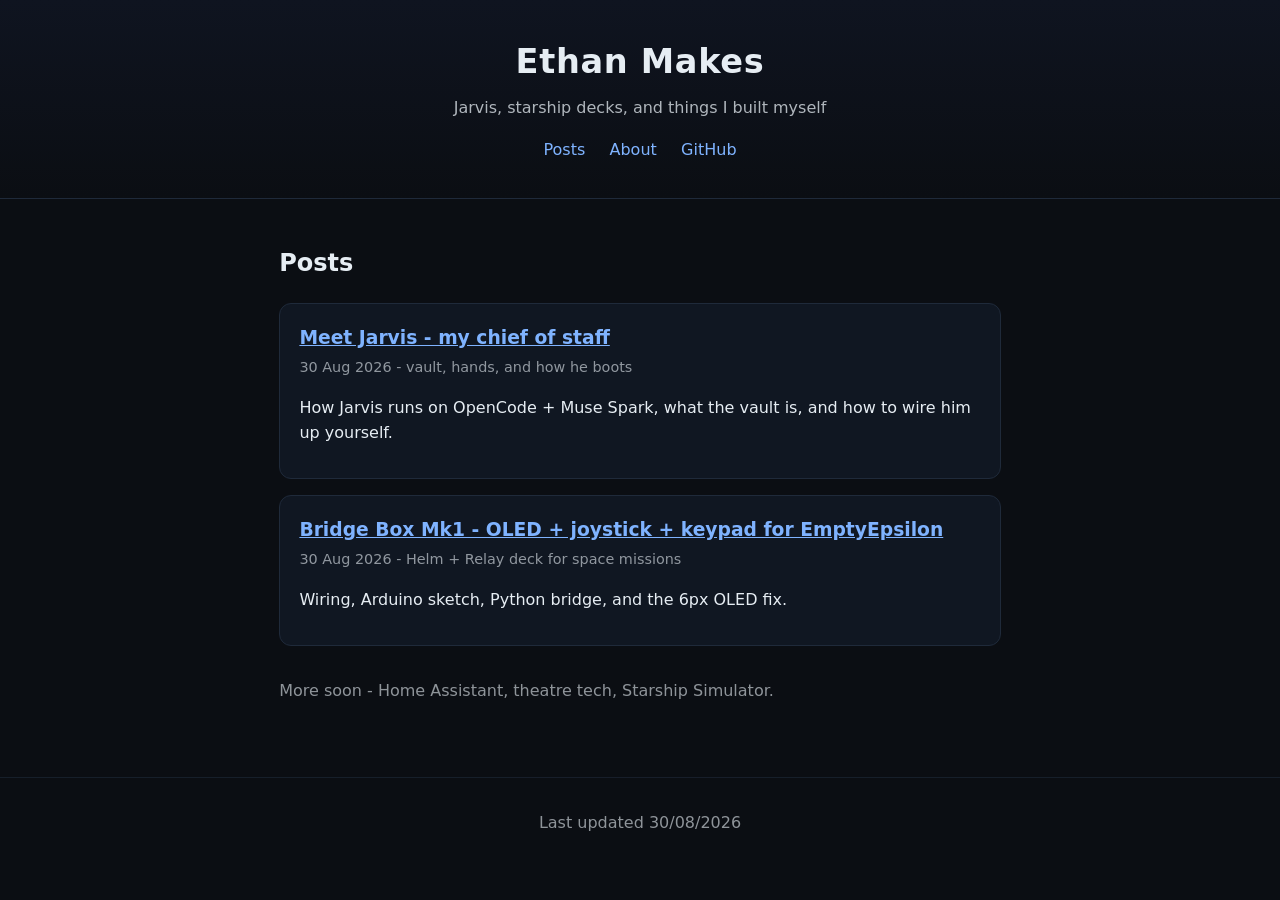
<file: index.html>
<!DOCTYPE html>
<html lang="en">
<head>
<meta charset="UTF-8">
<meta name="viewport" content="width=device-width, initial-scale=1.0">
<title>Ethan Makes</title>
<link rel="stylesheet" href="css/style.css">
<link rel="icon" type="image/png" href="icon.png">
</head>
<body>
<header>
<h1>Ethan Makes</h1>
<p class="sub">Jarvis, starship decks, and things I built myself</p>
<nav><a href="index.html">Posts</a> <a href="about.html">About</a> <a href="https://github.com/EJones35/ethan-makes">GitHub</a></nav>
</header>
<main>
<h2>Posts</h2>
<article class="card">
<h3><a href="posts/2026-08-30-meet-jarvis.html">Meet Jarvis - my chief of staff</a></h3>
<p class="meta">30 Aug 2026 - vault, hands, and how he boots</p>
<p>How Jarvis runs on OpenCode + Muse Spark, what the vault is, and how to wire him up yourself.</p>
</article>
<article class="card">
<h3><a href="posts/2026-08-30-bridge-box.html">Bridge Box Mk1 - OLED + joystick + keypad for EmptyEpsilon</a></h3>
<p class="meta">30 Aug 2026 - Helm + Relay deck for space missions</p>
<p>Wiring, Arduino sketch, Python bridge, and the 6px OLED fix.</p>
</article>
<p class="soon">More soon - Home Assistant, theatre tech, Starship Simulator.</p>
</main>
<footer>Last updated 30/08/2026</footer>
</body>
</html>
</file>
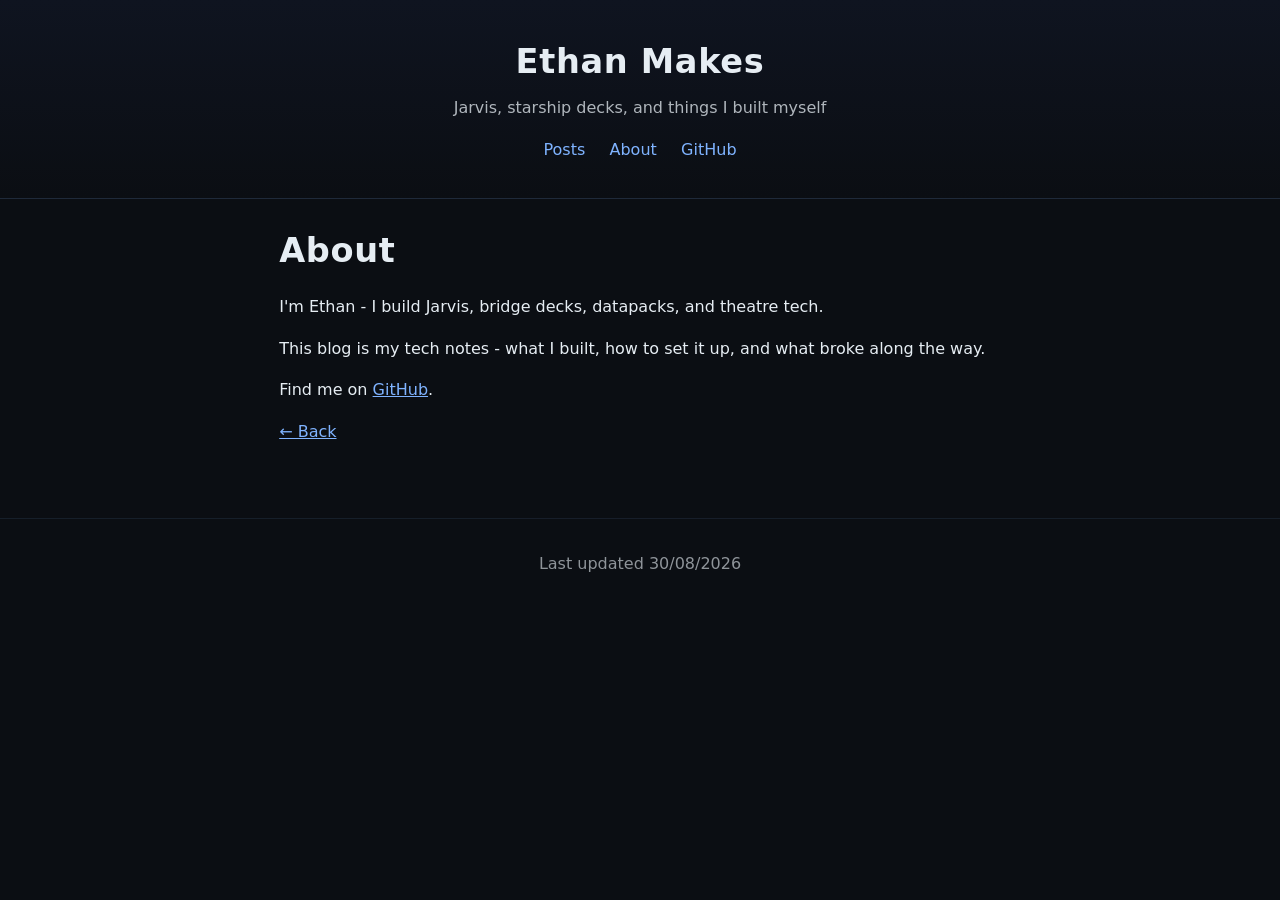
<file: about.html>
<!DOCTYPE html>
<html lang="en">
<head>
<meta charset="UTF-8">
<meta name="viewport" content="width=device-width,initial-scale=1">
<title>About</title>
<link rel="stylesheet" href="css/style.css">
<link rel="icon" type="image/png" href="icon.png">
</head>

<body>
<header>
<h1>Ethan Makes</h1>
<p class="sub">Jarvis, starship decks, and things I built myself</p>
<nav>
  <a href="index.html">Posts</a>
  <a href="about.html">About</a>
  <a href="https://github.com/EJones35/ethan-makes">GitHub</a>
</nav>
</header>
  
<main>
<h1>About</h1>
<p>I'm Ethan - I build Jarvis, bridge decks, datapacks, and theatre tech.</p>
<p>This blog is my tech notes - what I built, how to set it up, and what broke along the way.</p>
<p>Find me on <a href="https://github.com/EJones35">GitHub</a>.</p>
<p><a href="../index.html">← Back</a></p>
</main>
  
<footer>Last updated 30/08/2026</footer>
</body>
</html>
</file>
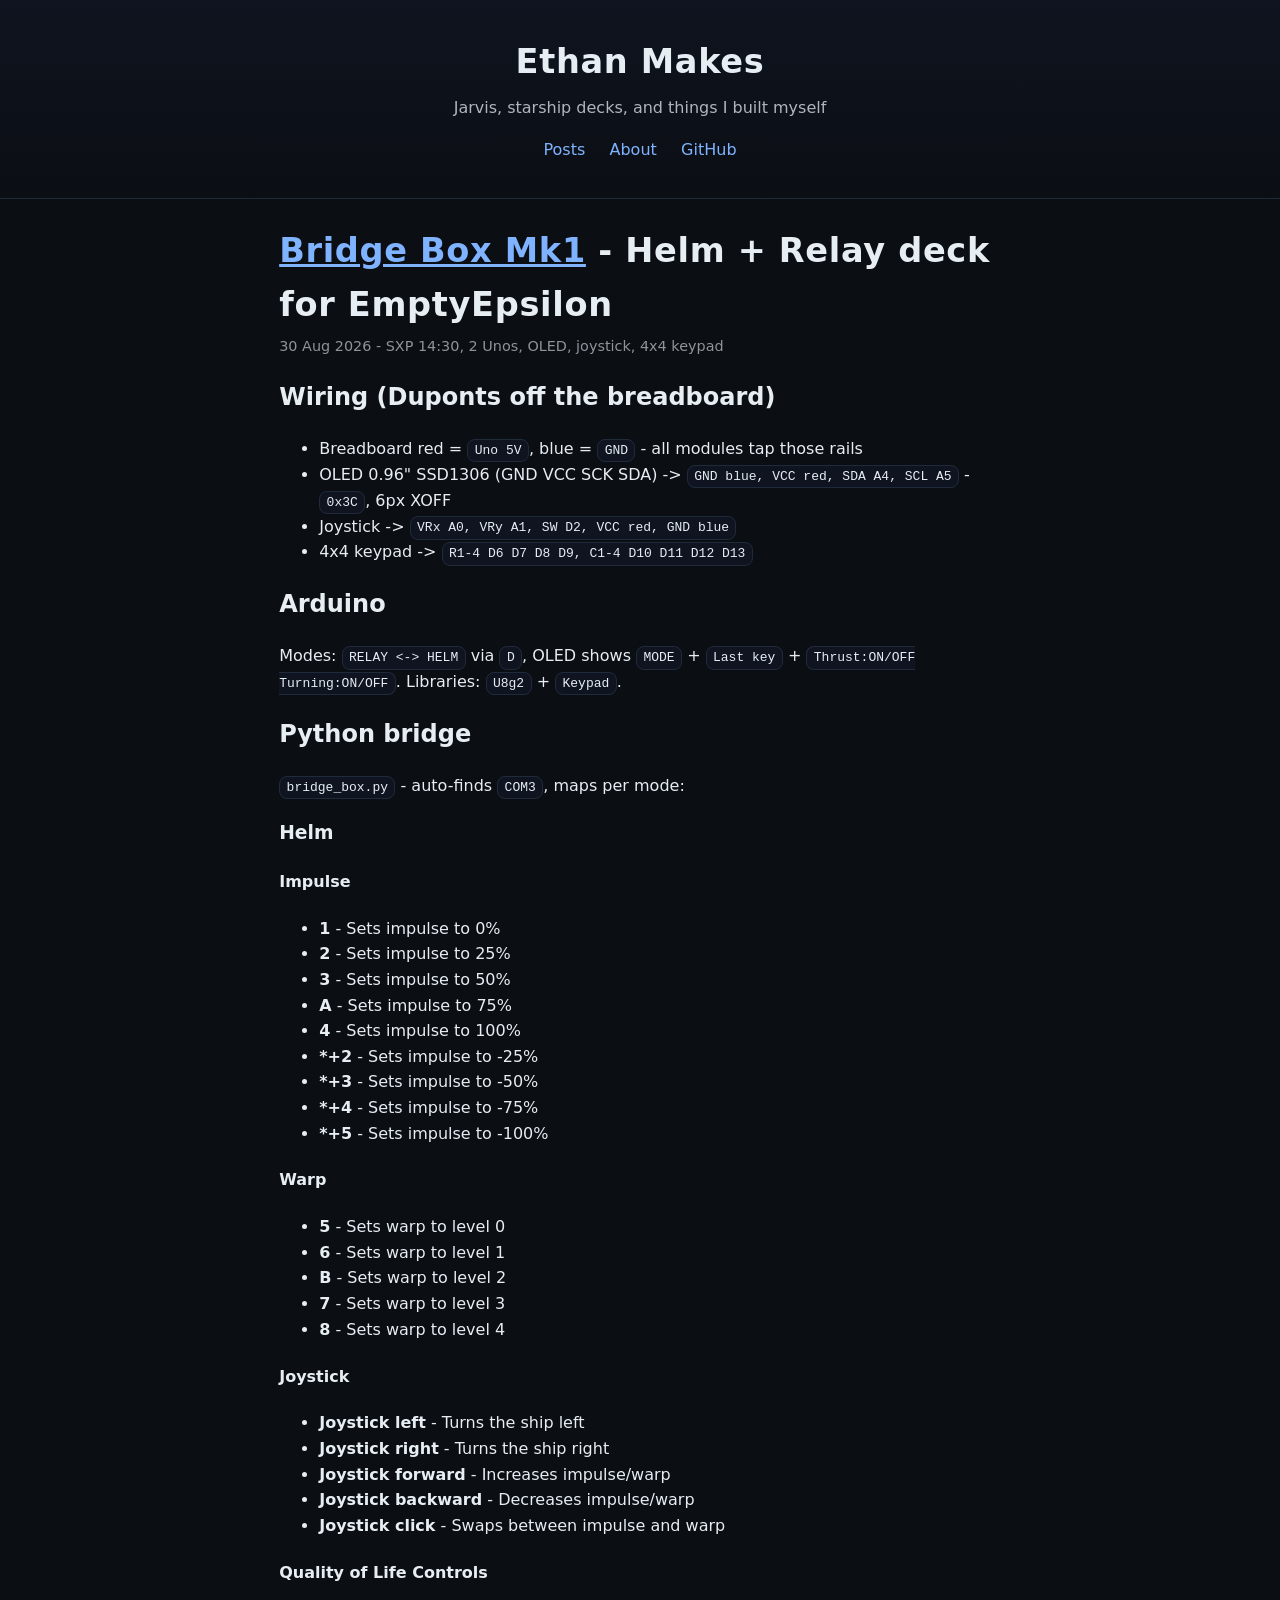
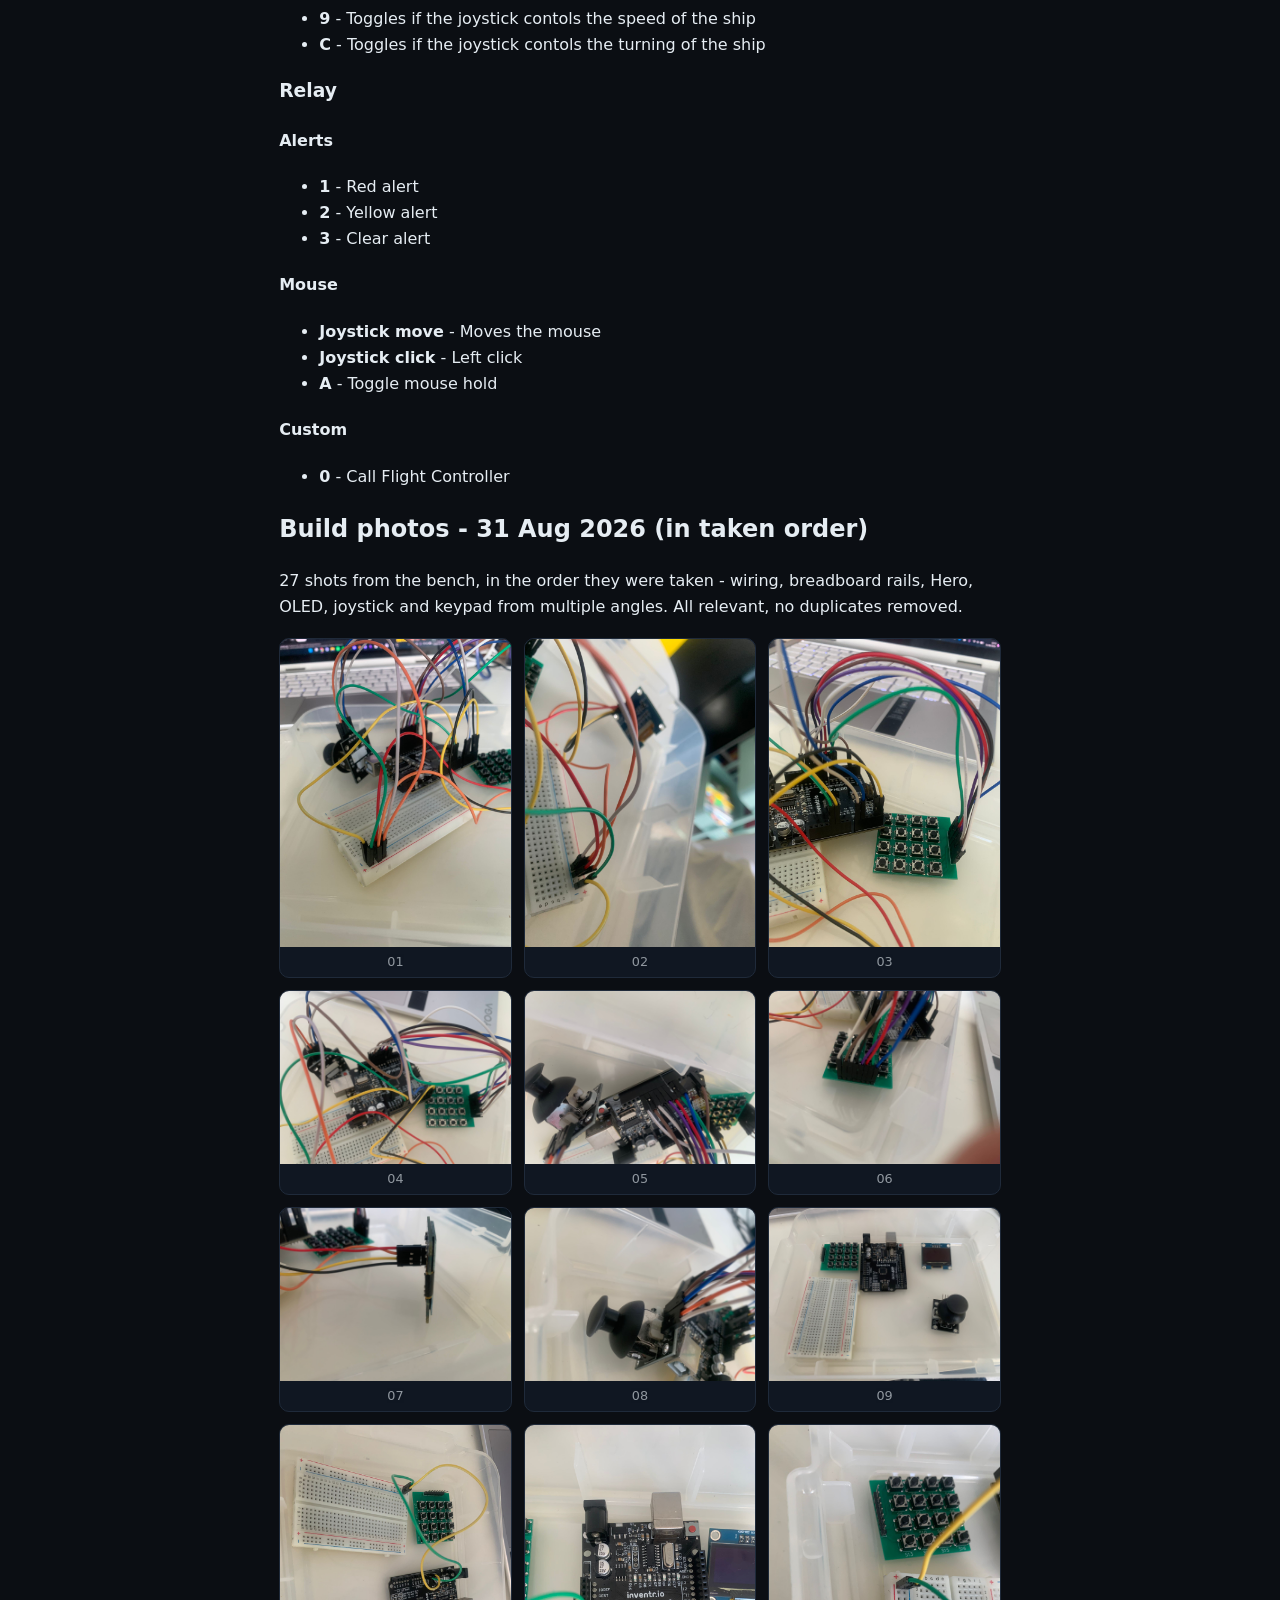
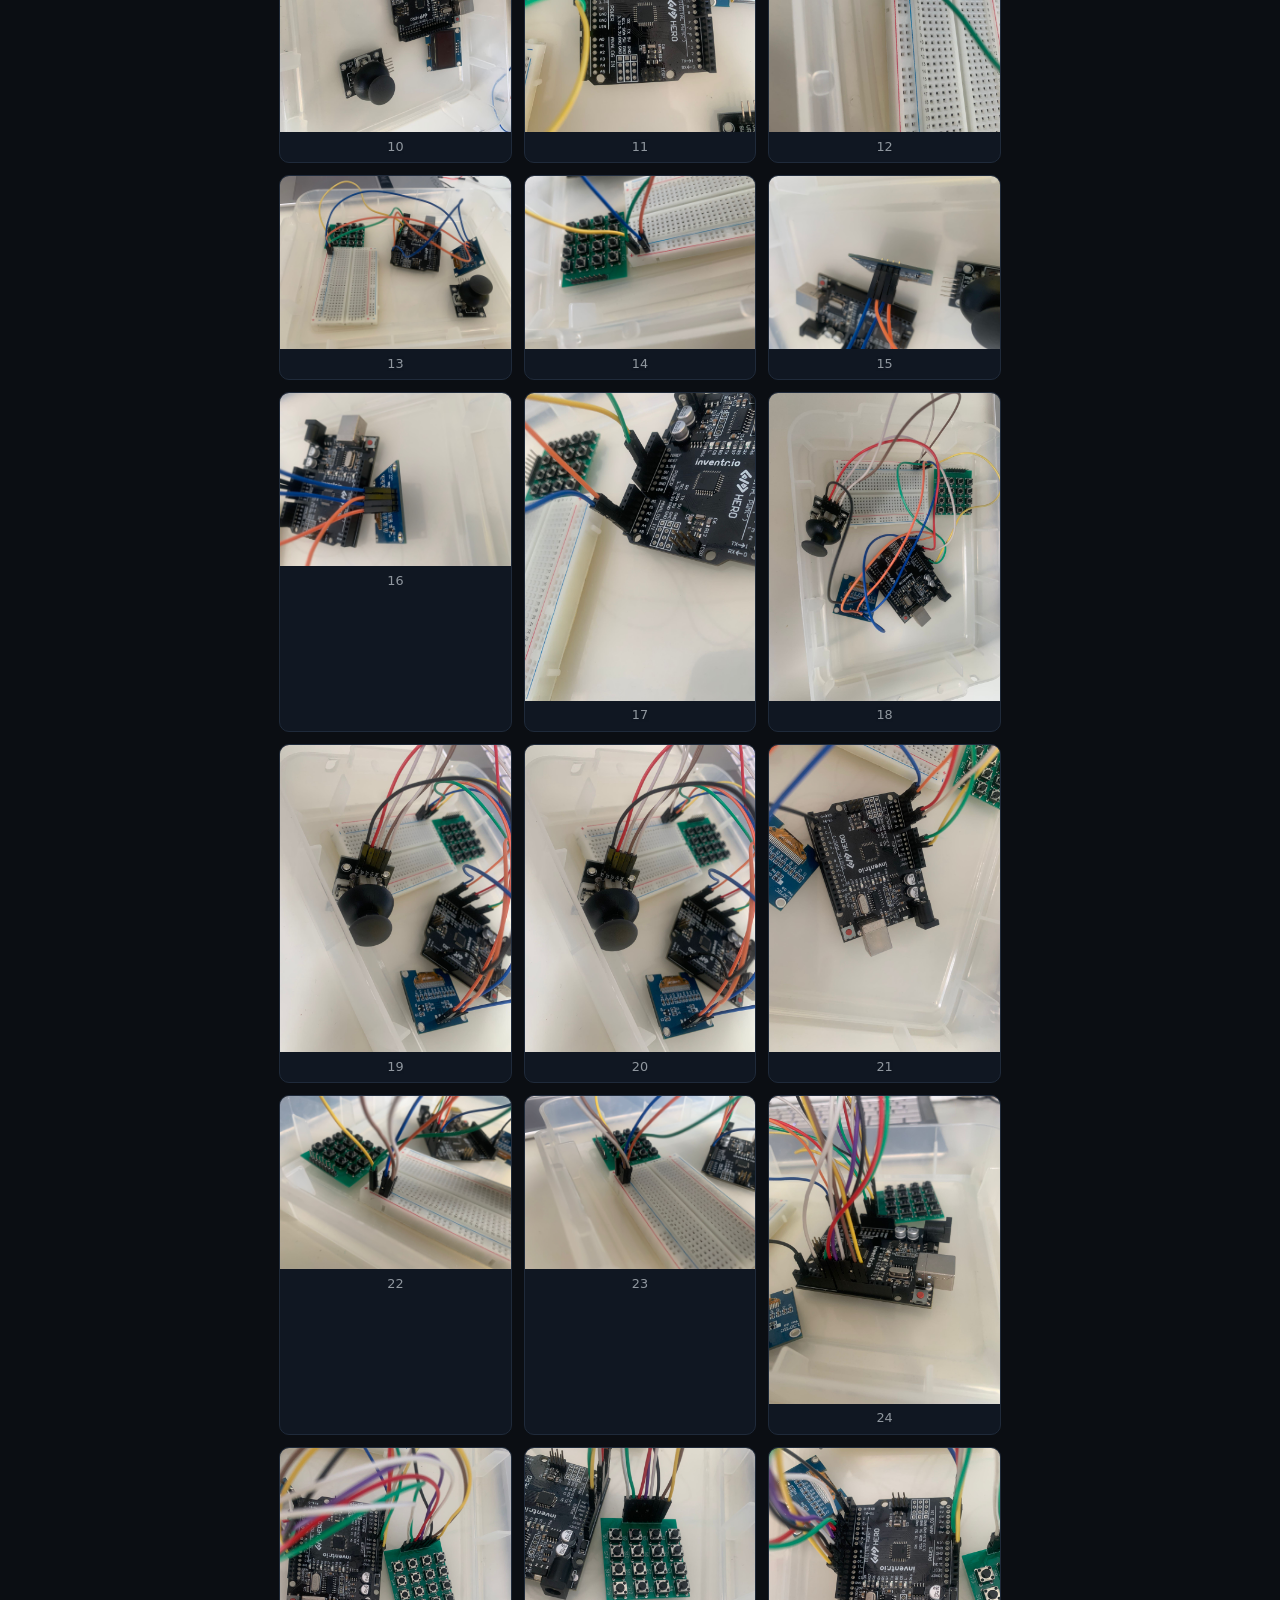
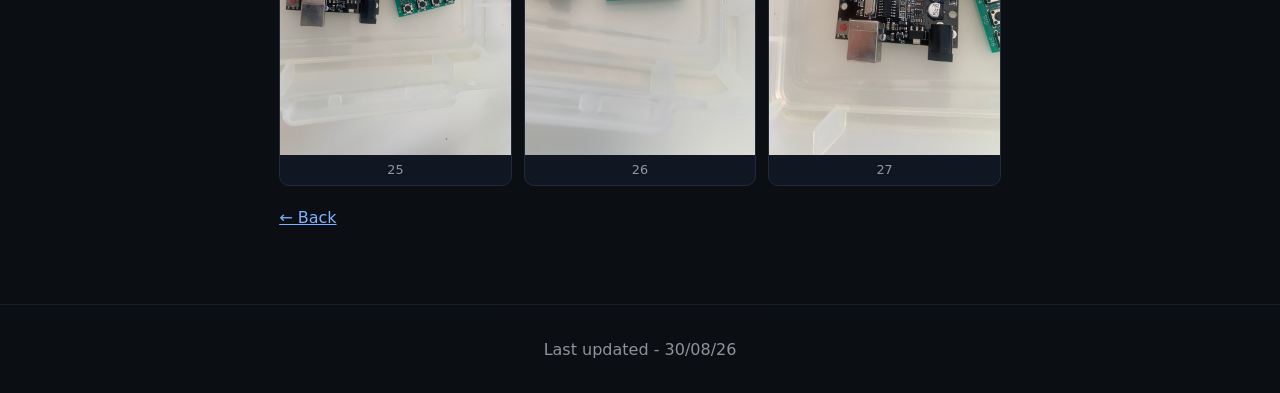
<file: posts/2026-08-30-bridge-box.html>
<!DOCTYPE html>
<html lang="en">
<head>
	<meta charset="UTF-8">
	<meta name="viewport" content="width=device-width,initial-scale=1">
	<title>Bridge Box Mk1</title>
	<link rel="stylesheet" href="../css/style.css">
	<link rel="icon" type="image/png" href="../icon.png">
</head>

<body>
	<header>
		<h1>
			<a href="../index.html" style="color:inherit;text-decoration:none">Ethan Makes</a>
		</h1>
		<p class="sub">Jarvis, starship decks, and things I built myself</p>
		<nav>
			<a href="../index.html">Posts</a>
			<a href="../about.html">About</a>
			<a href="https://github.com/EJones35/ethan-makes">GitHub</a>
		</nav>
	</header>
<main>
	<h1><a href="https://github.com/EJones35/Bridge-Box/">Bridge Box Mk1</a> - Helm + Relay deck for EmptyEpsilon</h1><p class="meta">30 Aug 2026 - SXP 14:30, 2 Unos, OLED, joystick, 4x4 keypad</p>
		<h2>Wiring (Duponts off the breadboard)</h2>
			<ul>
				<li>Breadboard red = <code>Uno 5V</code>, blue = <code>GND</code> - all modules tap those rails</li>
				<li>OLED 0.96" SSD1306 (GND VCC SCK SDA) -> <code>GND blue, VCC red, SDA A4, SCL A5</code> - <code>0x3C</code>, 6px XOFF</li>
				<li>Joystick -> <code>VRx A0, VRy A1, SW D2, VCC red, GND blue</code></li>
				<li>4x4 keypad -> <code>R1-4 D6 D7 D8 D9, C1-4 D10 D11 D12 D13</code></li>
			</ul>
		
		<h2>Arduino</h2>
		<p>Modes: <code>RELAY &lt;-&gt; HELM</code> via <code>D</code>, OLED shows <code>MODE</code> + <code>Last key</code> + <code>Thrust:ON/OFF Turning:ON/OFF</code>. Libraries: <code>U8g2</code> + <code>Keypad</code>.</p>
		
		<h2>Python bridge</h2>
		<p><code>bridge_box.py</code> - auto-finds <code>COM3</code>, maps per mode:</p>
		<h3>Helm</h3>
		<h4>Impulse</h4>
		<ul>
			<li><strong>1</strong> - Sets impulse to 0%</li>
			<li><strong>2</strong> - Sets impulse to 25%</li>
			<li><strong>3</strong> - Sets impulse to 50%</li>
			<li><strong>A</strong> - Sets impulse to 75%</li>
			<li><strong>4</strong> - Sets impulse to 100%</li>

			<li><strong>*+2</strong> - Sets impulse to -25%</li>
			<li><strong>*+3</strong> - Sets impulse to -50%</li>
			<li><strong>*+4</strong> - Sets impulse to -75%</li>
			<li><strong>*+5</strong> - Sets impulse to -100%</li>
		</ul>

		<h4>Warp</h4>
		<ul>
			<li><strong>5</strong> - Sets warp to level 0</li>
			<li><strong>6</strong> - Sets warp to level 1</li>
			<li><strong>B</strong> - Sets warp to level 2</li>
			<li><strong>7</strong> - Sets warp to level 3</li>
			<li><strong>8</strong> - Sets warp to level 4</li>
		</ul>

		<h4>Joystick</h4>
		<ul>
			<li><strong>Joystick left</strong> - Turns the ship left</li>
			<li><strong>Joystick right</strong> - Turns the ship right</li>
			<li><strong>Joystick forward</strong> - Increases impulse/warp</li>
			<li><strong>Joystick backward</strong> - Decreases impulse/warp</li>
			<li><strong>Joystick click</strong> - Swaps between impulse and warp</li>
		</ul>

		<h4>Quality of Life Controls</h4>
		<ul>
			<li><strong>9</strong> - Toggles if the joystick contols the speed of the ship</li>
			<li><strong>C</strong> - Toggles if the joystick contols the turning of the ship</li>
		</ul>

		<h3>Relay</h3>
		<h4>Alerts</h4>
		<ul>
			<li><strong>1</strong> - Red alert</li>
			<li><strong>2</strong> - Yellow alert</li>
			<li><strong>3</strong> - Clear alert</li>
		</ul>

		<h4>Mouse</h4>
		<ul>
			<li><strong>Joystick move</strong> - Moves the mouse</li>
			<li><strong>Joystick click</strong> - Left click</li>
			<li><strong>A</strong> - Toggle mouse hold</li>
		</ul>

		<h4>Custom</h4>
		<ul>
			<li><strong>0</strong> - Call Flight Controller</li>
		</ul>
		<h2>Build photos - 31 Aug 2026 (in taken order)</h2>
		<p>27 shots from the bench, in the order they were taken - wiring, breadboard rails, Hero, OLED, joystick and keypad from multiple angles. All relevant, no duplicates removed.</p>
		<div class="gallery">
			<figure><img src="images/bridge-box/01.jpeg" loading="lazy" alt="Bridge Box 01 - Hero + breadboard + joystick + keypad wiring overview"><figcaption>01</figcaption></figure>
			<figure><img src="images/bridge-box/02.jpeg" loading="lazy" alt="Bridge Box 02 - OLED and breadboard detail"><figcaption>02</figcaption></figure>
			<figure><img src="images/bridge-box/03.jpeg" loading="lazy" alt="Bridge Box 03 - keypad and Hero wiring"><figcaption>03</figcaption></figure>
			<figure><img src="images/bridge-box/04.jpeg" loading="lazy" alt="Bridge Box 04"><figcaption>04</figcaption></figure>
			<figure><img src="images/bridge-box/05.jpeg" loading="lazy" alt="Bridge Box 05"><figcaption>05</figcaption></figure>
			<figure><img src="images/bridge-box/06.jpeg" loading="lazy" alt="Bridge Box 06"><figcaption>06</figcaption></figure>
			<figure><img src="images/bridge-box/07.jpeg" loading="lazy" alt="Bridge Box 07"><figcaption>07</figcaption></figure>
			<figure><img src="images/bridge-box/08.jpeg" loading="lazy" alt="Bridge Box 08"><figcaption>08</figcaption></figure>
			<figure><img src="images/bridge-box/09.jpeg" loading="lazy" alt="Bridge Box 09"><figcaption>09</figcaption></figure>
			<figure><img src="images/bridge-box/10.jpeg" loading="lazy" alt="Bridge Box 10"><figcaption>10</figcaption></figure>
			<figure><img src="images/bridge-box/11.jpeg" loading="lazy" alt="Bridge Box 11"><figcaption>11</figcaption></figure>
			<figure><img src="images/bridge-box/12.jpeg" loading="lazy" alt="Bridge Box 12"><figcaption>12</figcaption></figure>
			<figure><img src="images/bridge-box/13.jpeg" loading="lazy" alt="Bridge Box 13"><figcaption>13</figcaption></figure>
			<figure><img src="images/bridge-box/14.jpeg" loading="lazy" alt="Bridge Box 14"><figcaption>14</figcaption></figure>
			<figure><img src="images/bridge-box/15.jpeg" loading="lazy" alt="Bridge Box 15 - full bench overview with breadboard, Hero, OLED, joystick"><figcaption>15</figcaption></figure>
			<figure><img src="images/bridge-box/16.jpeg" loading="lazy" alt="Bridge Box 16"><figcaption>16</figcaption></figure>
			<figure><img src="images/bridge-box/17.jpeg" loading="lazy" alt="Bridge Box 17 - Hero analog pins and power rail detail"><figcaption>17</figcaption></figure>
			<figure><img src="images/bridge-box/18.jpeg" loading="lazy" alt="Bridge Box 18"><figcaption>18</figcaption></figure>
			<figure><img src="images/bridge-box/19.jpeg" loading="lazy" alt="Bridge Box 19"><figcaption>19</figcaption></figure>
			<figure><img src="images/bridge-box/20.jpeg" loading="lazy" alt="Bridge Box 20"><figcaption>20</figcaption></figure>
			<figure><img src="images/bridge-box/21.jpeg" loading="lazy" alt="Bridge Box 21"><figcaption>21</figcaption></figure>
			<figure><img src="images/bridge-box/22.jpeg" loading="lazy" alt="Bridge Box 22"><figcaption>22</figcaption></figure>
			<figure><img src="images/bridge-box/23.jpeg" loading="lazy" alt="Bridge Box 23"><figcaption>23</figcaption></figure>
			<figure><img src="images/bridge-box/24.jpeg" loading="lazy" alt="Bridge Box 24"><figcaption>24</figcaption></figure>
			<figure><img src="images/bridge-box/25.jpeg" loading="lazy" alt="Bridge Box 25"><figcaption>25</figcaption></figure>
			<figure><img src="images/bridge-box/26.jpeg" loading="lazy" alt="Bridge Box 26"><figcaption>26</figcaption></figure>
			<figure><img src="images/bridge-box/27.jpeg" loading="lazy" alt="Bridge Box 27 - Hero close-up"><figcaption>27</figcaption></figure>
		</div>
<p><a href="../index.html">← Back</a></p>
</main>

<footer>Last updated - 30/08/26</footer>
</body>
</html>
</file>
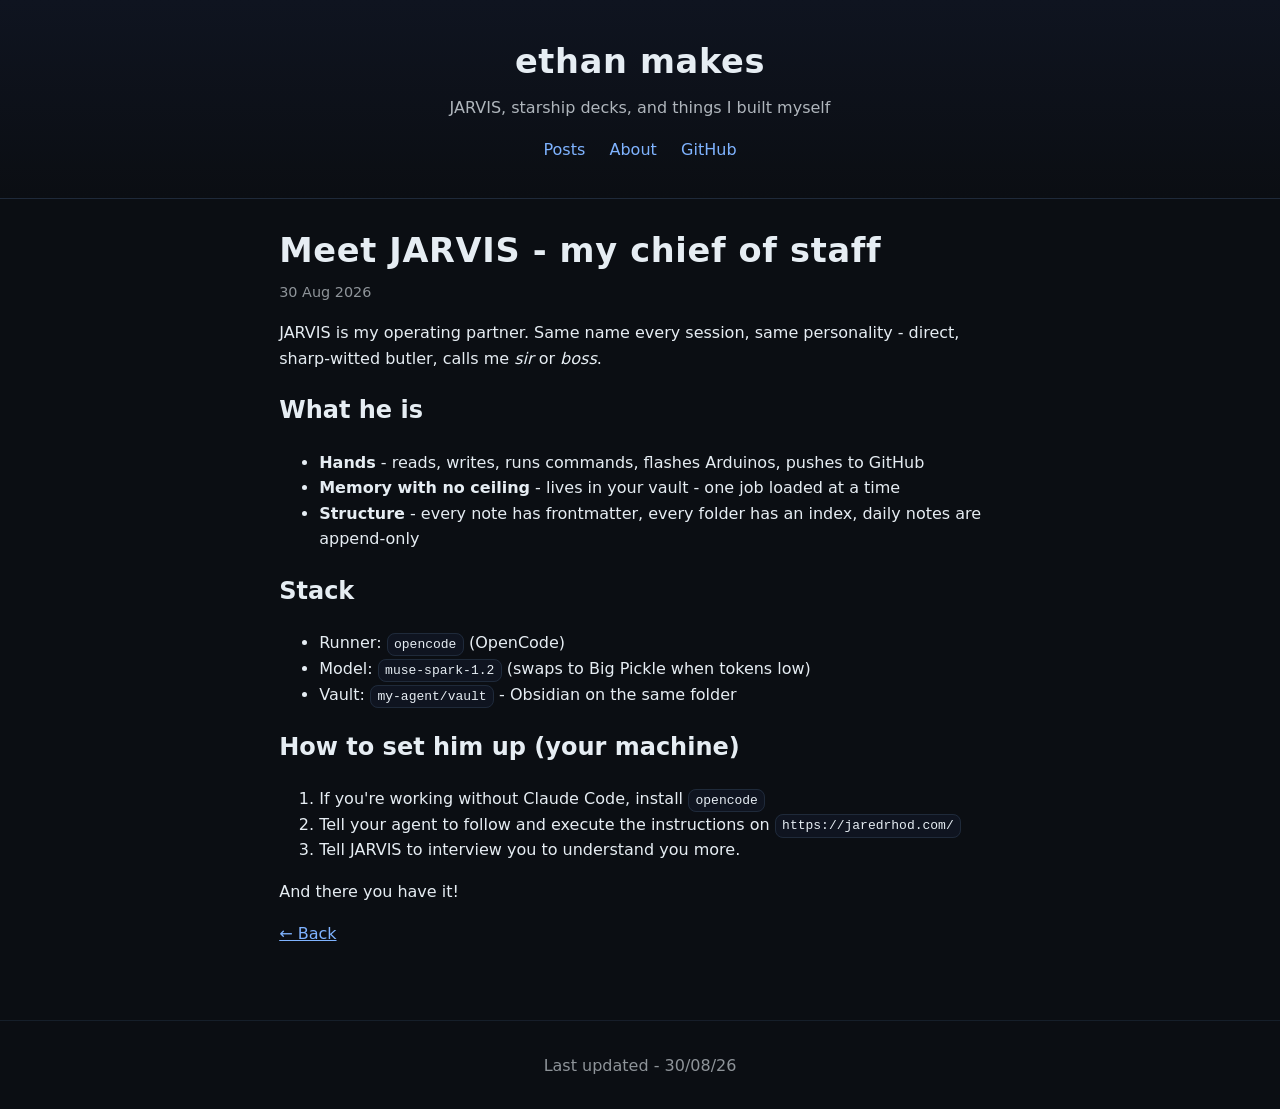
<file: posts/2026-08-30-meet-jarvis.html>
<!DOCTYPE html>

<html lang="en">

<head>
	<meta charset="UTF-8">
	<meta name="viewport" content="width=device-width,initial-scale=1">
	<title>Meet JARVIS</title>
	<link rel="stylesheet" href="../css/style.css">
	<link rel="icon" type="image/png" href="../icon.png">
</head><body>

<header>
	<h1>
		<a href="../index.html" style="color:inherit;text-decoration:none">ethan makes</a>
	</h1>
		<p class="sub">JARVIS, starship decks, and things I built myself</p>
		<nav>
			<a href="../index.html">Posts</a>
			<a href="../about.html">About</a>
			<a href="https://github.com/EJones35/ethan-makes">GitHub</a>
		</nav>
</header>

<main>
<h1>Meet JARVIS - my chief of staff</h1>
	<p class="meta">30 Aug 2026</p>
	<p>JARVIS is my operating partner. Same name every session, same personality - direct, sharp-witted butler, calls me <em>sir</em> or <em>boss</em>.</p>

<h2>What he is</h2>
	<ul>
		<li><strong>Hands</strong> - reads, writes, runs commands, flashes Arduinos, pushes to GitHub</li>
		<li><strong>Memory with no ceiling</strong> - lives in your vault - one job loaded at a time</li>
		<li><strong>Structure</strong> - every note has frontmatter, every folder has an index, daily notes are append-only</li>
	</ul>

<h2>Stack</h2>
	<ul>
		<li>Runner: <code>opencode</code> (OpenCode)</li>
		<li>Model: <code>muse-spark-1.2</code> (swaps to Big Pickle when tokens low)</li>
		<li>Vault: <code>my-agent/vault</code> - Obsidian on the same folder</li>
	</ul>

<h2>How to set him up (your machine)</h2>
	<ol>
		<li>If you're working without Claude Code, install <code>opencode</code></li>
		<li>Tell your agent to follow and execute the instructions on <code>https://jaredrhod.com/</code></li>
		<li>Tell JARVIS to interview you to understand you more.</li>
	</ol>

<p>And there you have it!</p>
<p><a href="../index.html">← Back</a></p>

</main>
<footer>Last updated - 30/08/26</footer>
</body>
</html>
</file>
<file: css/style.css>
*{box-sizing:border-box}body{margin:0;font-family:system-ui,Segoe UI,Roboto,Helvetica,Arial;background:#0b0e13;color:#e6edf3;line-height:1.6}
header{padding:2.2rem 1.2rem;text-align:center;background:linear-gradient(180deg,#0f1420,#0b0e13);border-bottom:1px solid #1f2a3a}
h1{margin:0;font-size:2.1rem;letter-spacing:.02em}
.sub{opacity:.75;margin:.4rem 0 1rem}
nav a{margin:0 .6rem;color:#7fb3ff;text-decoration:none}nav a:hover{text-decoration:underline}
main{max-width:760px;margin:0 auto;padding:1.6rem 1.2rem}
.card{border:1px solid #1f2a3a;border-radius:12px;padding:1rem 1.2rem;margin:1rem 0;background:#101722}
.card h3{margin:.2rem 0}
.meta{opacity:.6;font-size:.9rem;margin:.2rem 0}
.soon{opacity:.6;margin-top:2rem}
footer{text-align:center;opacity:.6;padding:2rem 1rem;border-top:1px solid #1f2a3a;margin-top:2rem}
a{color:#7fb3ff}
code,pre{background:#0f1420;border:1px solid #1f2a3a;border-radius:8px;padding:.2rem .4rem;overflow:auto}
pre{padding:1rem}
.gallery{display:grid;grid-template-columns:repeat(auto-fill,minmax(220px,1fr));gap:12px;margin:1.2rem 0}
.gallery figure{margin:0;background:#101722;border:1px solid #1f2a3a;border-radius:10px;overflow:hidden}
.gallery img{width:100%;height:auto;display:block}
.gallery figcaption{text-align:center;opacity:.6;font-size:.8rem;padding:.3rem}
</file>
